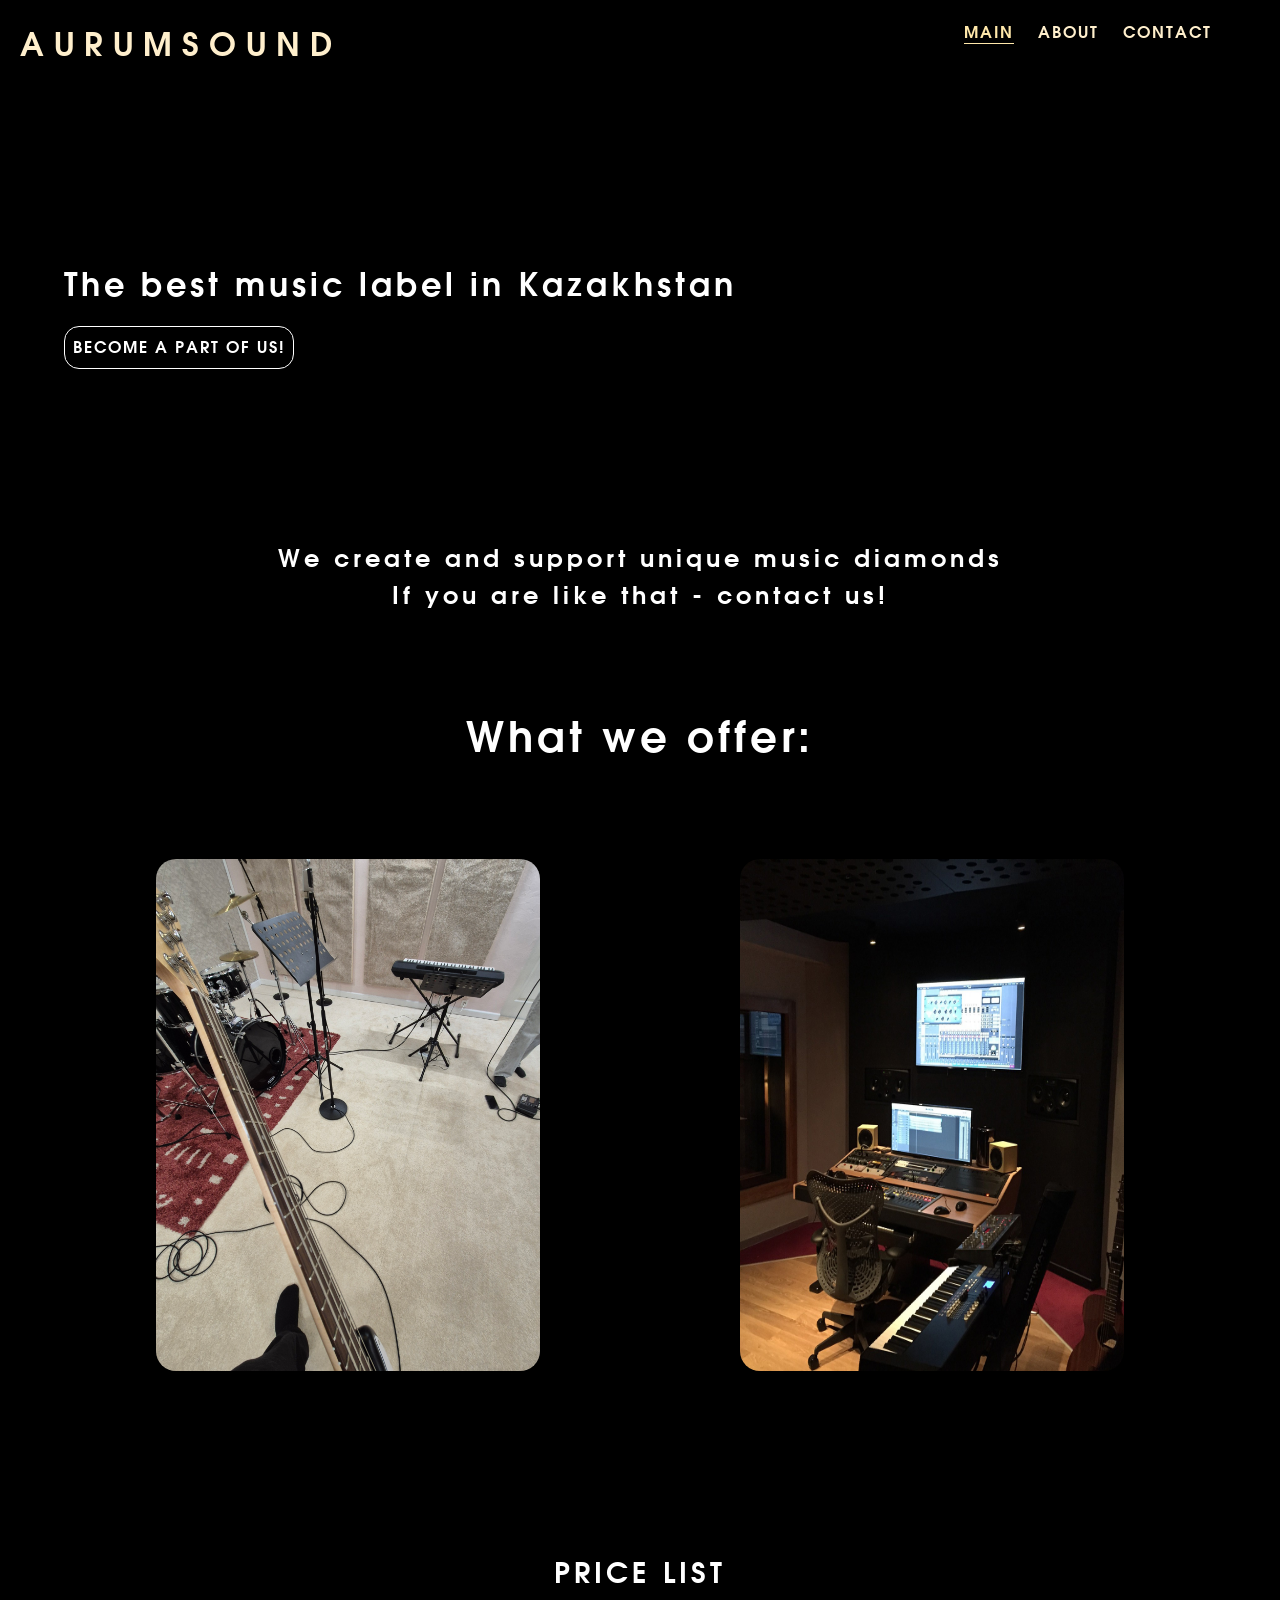
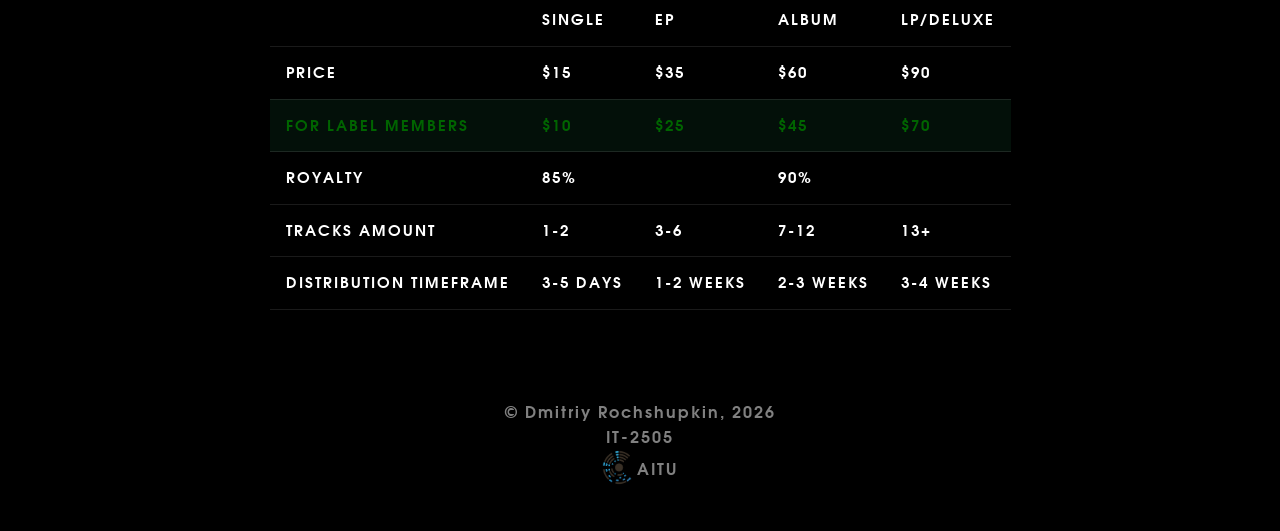
<file: index.html>
<!DOCTYPE html>
<html lang="en">
<head>
    <meta charset="UTF-8">
    <title>AurumSound</title>
    <link rel="stylesheet" href="css/style.css">
</head>
<body> 
    <div class="page-header">
        <h1 class="page-header__logo">AurumSound</h1>
        <nav class="page-header__nav">
            <a href="index.html" class="active">Main</a>
            <a href="about.html">About</a>
            <a href="contact.html">Contact</a>
        </nav>
    </div>
    <header class="header">
        <h1 class="header__logo">The best music label in Kazakhstan</h1>
        <a class="header__btn" href="contact.html">Become a part of us!</a>
    </header>
    <main class="content">
        <div class="content-title-wrapper">
            <h2 class="content__title">We create and support unique music diamonds</h2>
            <h2 class="content__subtitle">If you are like that - contact us!</h2>
        </div>
        <div class="content-images">
            <p class="content-images__title">What we offer:</p>
            <div class="content-images__row">
                <img src="images/repa.jpg" alt="Repetition process">
                <img src="images/studio.jpg" alt="Our studio">
            </div>
        </div>
        <div class="content-table-section">
            <h3 class="content-table-section__title">Price list</h3>

            <table class="table">
                <thead class="table__head">
                    <tr class="table__row">
                        <th scope="col"></th>
                        <th scope="col">Single</th>
                        <th scope="col">EP</th>
                        <th scope="col">Album</th>
                        <th scope="col">LP/Deluxe</th>
                    </tr>
                </thead>
                <tbody class="table__body">
                    <tr>
                        <th scope="row">Price</th>
                        <td>$15</td>
                        <td>$35</td>
                        <td>$60</td>
                        <td>$90</td>
                    </tr>
                    <tr class="table-privilege">
                        <th scope="row">For label members</th>
                        <td>$10</td>
                        <td>$25</td>
                        <td>$45</td>
                        <td>$70</td>
                    </tr>
                    <tr>
                        <th scope="row">Royalty</th>
                        <td colspan="2">85%</td>
                        <td colspan="2">90%</td>
                    </tr>
                    <tr>
                        <th scope="row">Tracks amount</th>
                        <td>1-2</td>
                        <td>3-6</td>
                        <td>7-12</td>
                        <td>13+</td>
                    </tr>
                    <tr>
                        <th scope="row">Distribution timeframe</th>
                        <td>3-5 days</td>
                        <td>1-2 weeks</td>
                        <td>2-3 weeks</td>
                        <td>3-4 weeks</td>
                    </tr>
                </tbody>
            </table>
        </div>
    </main>
    <footer class="footer">
        <p>&copy; Dmitriy Rochshupkin, 2026</p>
        <p>IT-2505</p>
        <div class="footer__aitu">
            <img src="images/aitu_logo.png" alt="aitu logo">
            <p>AITU</p>
        </div>
    </footer>
</body>
</html>
</file>
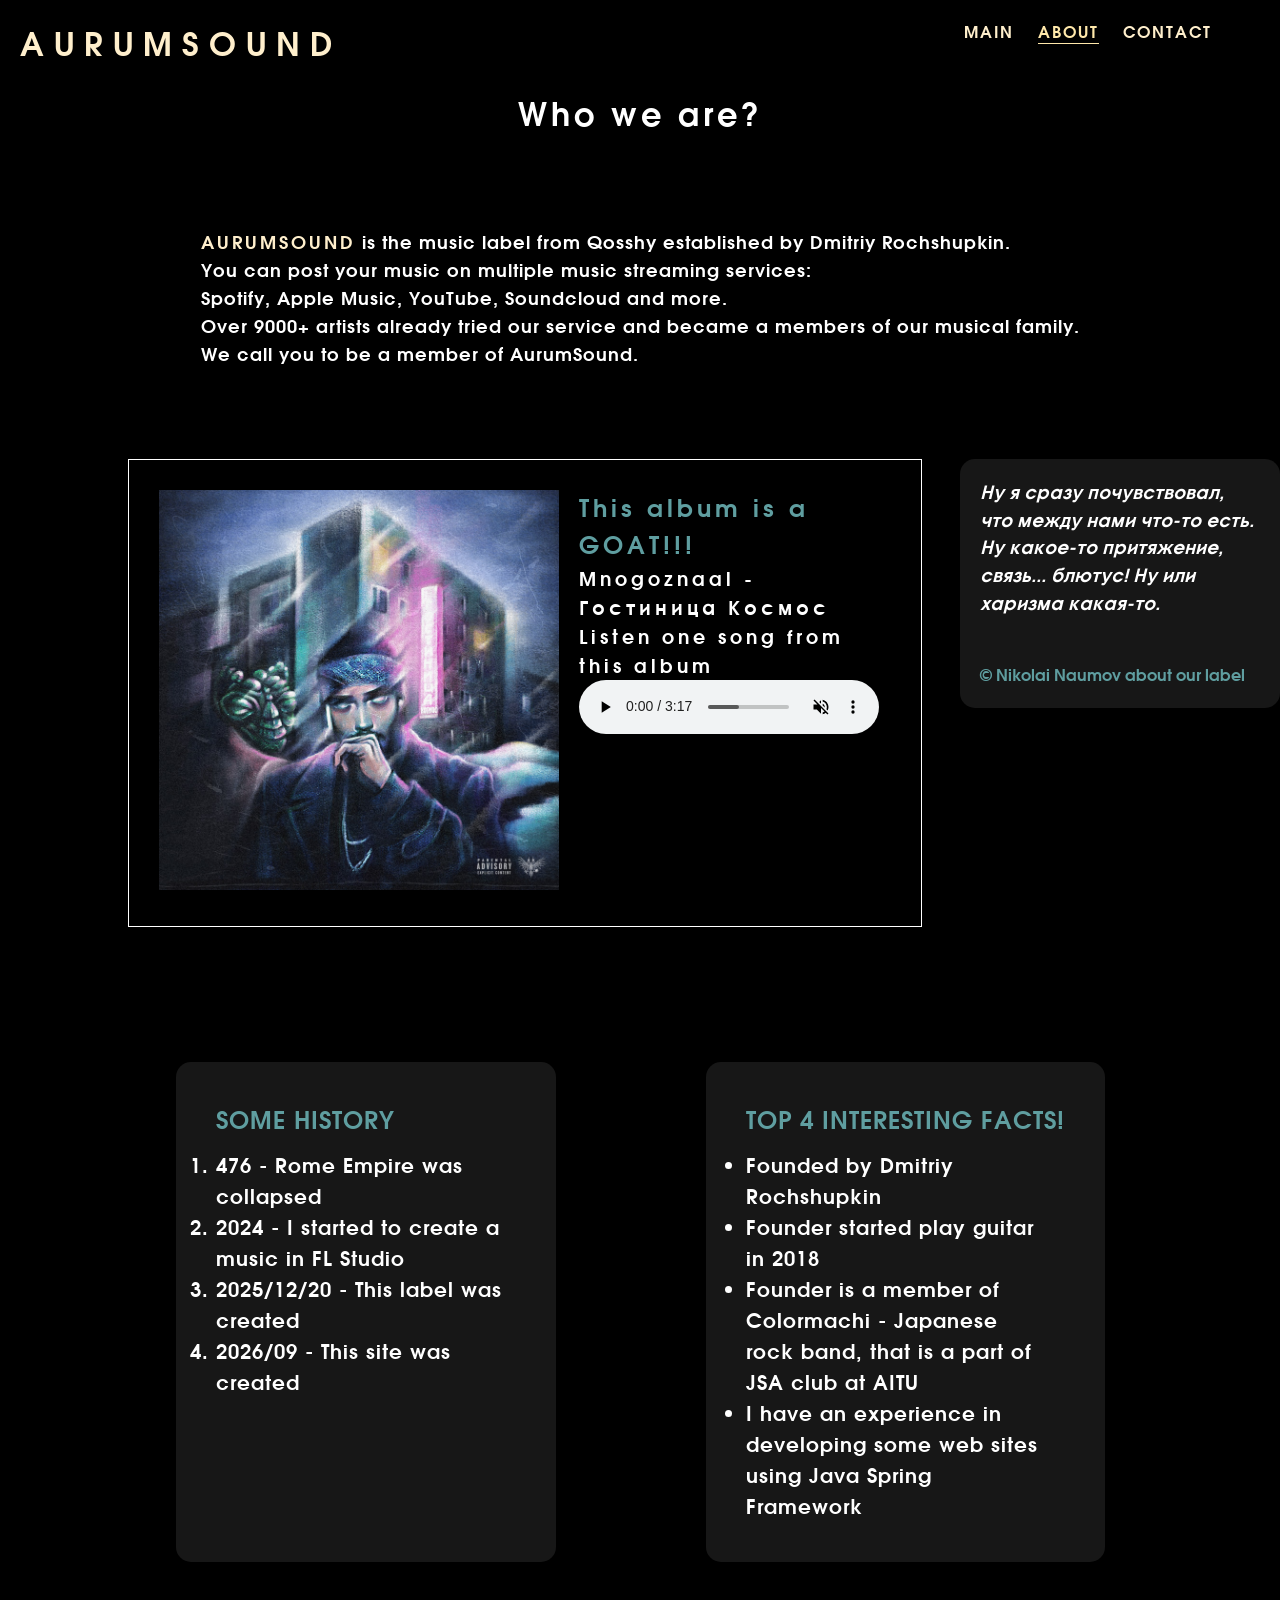
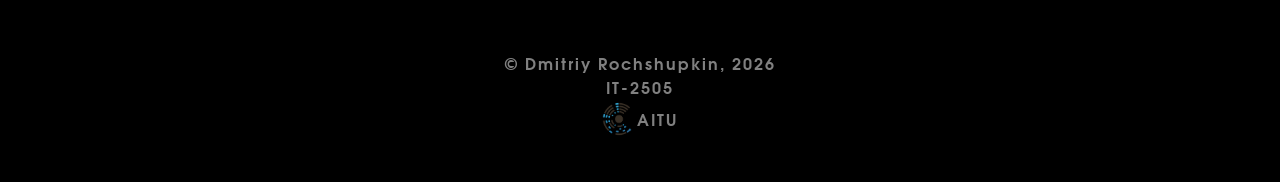
<file: about.html>
<!DOCTYPE html>
<html lang="en">
<head>
    <meta charset="UTF-8">
    <title>About Us</title>
    <link rel="stylesheet" href="css/style.css">
</head>
<body>
    <div class="page-header">
        <h1 class="page-header__logo">AurumSound</h1>
        <nav class="page-header__nav">
            <a href="index.html">Main</a>
            <a href="about.html" class="active">About</a>
            <a href="contact.html">Contact</a>
        </nav>
    </div>
    <main class="about">
        <div class="about-title-wrapper">
            <h1>Who we are?</h1>
        </div>
        <div class="about__text">
            <p>
                <span class="inner-logo">AurumSound</span> is the music label from Qosshy established by Dmitriy Rochshupkin. <br>
                You can post your music on multiple music streaming services: <br>
                Spotify, Apple Music, YouTube, Soundcloud and more. <br>
                Over 9000+ artists already tried our service and became a members of our musical family. <br>
                We call you to be a member of AurumSound. <br>
            </p>
        </div>
        <div class="about-content">
            <div class="about-content__best-album">
                <div class="about-content__best-album-cover">
                    <img src="images/kosmos_hotel.jpg" alt="Kosmos Hotel cover, Mnogoznaal">
                </div>
                <div class="about-content__best-album-description">
                    <div class="about-content__best-album-meta">
                        <h2 class="about-content__best-album-meta-descr">This album is a GOAT!!!</h2>
                        <h3 class="about-content__best-album-meta-name">Mnogoznaal - Гостиница Космос</h3>
                        <h3 class="about-content__best-album-meta-label-media">Listen one song from this album</h3>
                    </div>
                    <div class="about-content__best-album-media">
                        <audio src="media/Речная%20часть%20-%20Mnogoznaal.mp3" controls muted>Something went wrong
                            loading the audio
                        </audio>
                    </div>
                </div>
            </div>
            <div class="about-content__quotation">
                <blockquote class="about-content__quotation-text">Ну я сразу почувствовал, что между нами что-то есть. Ну какое-то притяжение, связь... блютус! Ну или
                    харизма какая-то.</blockquote>
                <p class="about-content__quotation-author">&copy; <strong>Nikolai Naumov</strong> about our label</p>
            </div>
        </div>
        <div class="about-lists">
            <div class="about-history">
                <h3 class="about-lists__list-title">Some history</h3>
                <div class="about-lists__list">
                    <ol>
                        <li>476 - Rome Empire was collapsed</li>
                        <li>2024 - I started to create a music in FL Studio</li>
                        <li>2025/12/20 - This label was created</li>
                        <li>2026/09 - This site was created</li>
                    </ol>
                </div>
            </div>
            <div class="about-facts">
                <h3 class="about-lists__list-title">TOP 4 Interesting facts!</h3>
                <div class="about-lists__list">
                    <ul>
                        <li>Founded by Dmitriy Rochshupkin</li>
                        <li>Founder started play guitar in 2018</li>
                        <li>Founder is a member of Colormachi - Japanese rock band, that is a part of JSA club at AITU
                        </li>
                        <li>I have an experience in developing some web sites using Java Spring Framework</li>
                    </ul>
                </div>
            </div>
        </div>
    </main>
    <footer class="footer">
        <p>&copy; Dmitriy Rochshupkin, 2026</p>
        <p>IT-2505</p>
        <div class="footer__aitu">
            <img src="images/aitu_logo.png" alt="aitu logo">
            <p>AITU</p>
        </div>
    </footer>
</body>
</html>
</file>
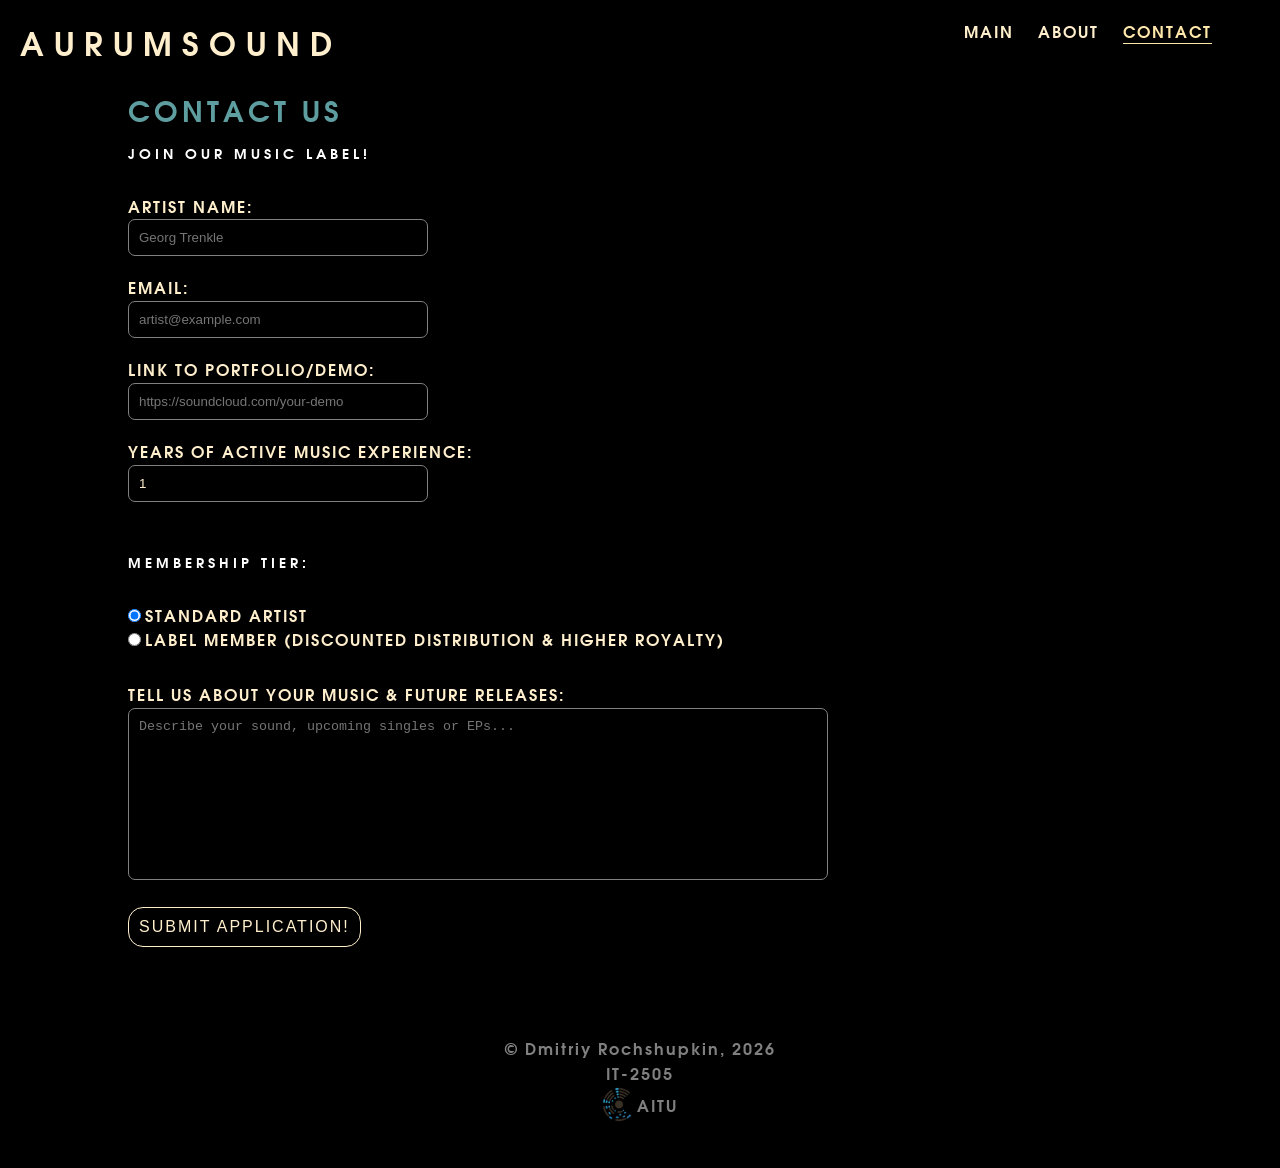
<file: contact.html>
<!DOCTYPE html>
<html lang="en">
<head>
    <meta charset="UTF-8">
    <title>Contact Us</title>
    <link rel="stylesheet" href="css/style.css">
</head>
<body>
    <div class="page-header">
        <h1 class="page-header__logo">AurumSound</h1>
        <nav class="page-header__nav">
            <a href="index.html">Main</a>
            <a href="about.html">About</a>
            <a href="contact.html" class="active">Contact</a>
        </nav>
    </div>
    <main class="contact">
        <div class="contact__title">
            <h1>Contact Us</h1>
        </div>
        <div class="contact__form-wrapper">
            <form class="contact__form">
                <fieldset>
                    <legend class="contact__form-legend">Join our music label!</legend>

                    <label for="artist-name" class="contact__form-label">Artist name: </label><br>
                    <input type="text"
                           id="artist-name"
                           name="artist-name"
                           placeholder="Georg Trenkle"
                           maxlength="50"
                           required
                           class="contact__form-input">
                    <br>

                    <label for="email" class="contact__form-label">Email: </label><br>
                    <input type="email"
                           id="email"
                           name="email"
                           placeholder="artist@example.com"
                           required
                           class="contact__form-input">
                    <br>

                    <label for="demo-url" class="contact__form-label">Link to portfolio/demo: </label><br>
                    <input type="url"
                           id="demo-url"
                           name="demo-url"
                           placeholder="https://soundcloud.com/your-demo"
                           required
                           class="contact__form-input">
                    <br>

                    <label for="experience" class="contact__form-label">Years of active music experience: </label><br>
                    <input type="number"
                           id="experience"
                           name="experience"
                           min="0" max="50"
                           value="1"
                           required
                           class="contact__form-input">
                    <br>
                </fieldset>

                <fieldset>
                    <legend class="contact__form-legend">Membership Tier:</legend>

                    <input class="contact__form-radio" type="radio" id="tier-standard" name="tier" value="standard" checked>
                    <label for="tier-standard" class="contact__form-label-radio">Standard Artist</label><br>

                    <input class="contact__form-radio" type="radio" id="tier-label-member" name="tier" value="label_member">
                    <label for="tier-label-member" class="contact__form-label-radio">Label Member (Discounted Distribution & Higher Royalty)</label>
                </fieldset>

                <label for="about" class="contact__form-label">Tell us about your music & future releases: </label><br>
                <textarea id="about"
                          name="about"
                          cols="40" rows="10"
                          maxlength="500"
                          placeholder="Describe your sound, upcoming singles or EPs..."
                          class="contact__form-textarea"></textarea>

                <div class="contact__form-btn">
                    <button type="submit">Submit application!</button>
                </div>
            </form>
        </div>
    </main>
    <footer class="footer">
        <p>&copy; Dmitriy Rochshupkin, 2026</p>
        <p>IT-2505</p>
        <div class="footer__aitu">
            <img src="images/aitu_logo.png" alt="aitu logo">
            <p>AITU</p>
        </div>
    </footer>
</body>
</html>
</file>
<file: css/style.css>
* {
    margin: 0;
    padding: 0;
    box-sizing: border-box;
}

@font-face {
    font-family: "ITC Avant Garde Gothic";
    src: url("../fonts/avantgarde_demi.ttf") format("trueType");
    font-style: normal;
    font-weight: normal;
}

body {
    background-color: #000;
    color: #fff;
    font-family: 'ITC Avant Garde Gothic', sans-serif;
    line-height: 1.55;
}

.page-header {
    padding: 20px;
    display: flex;
    justify-content: space-between;
}

.page-header__nav {
    margin-right: 3em;
}

.page-header__nav a {
    text-decoration: none;
    text-transform: uppercase;
    margin-left: 20px;
    color: #ffefcc;
    letter-spacing: 2px;
    transition: text-shadow .4s, letter-spacing .4s;
}

.page-header__nav a.active {
    color: #ffe8aa;
    text-decoration: underline;
    text-underline-offset: 5px;
}

.page-header__nav a:hover {
    text-shadow: 0 0 10px #ffefcc;
    letter-spacing: 4px;
}

.page-header__logo {
    text-transform: uppercase;
    color: #ffefcc;
    letter-spacing: 10px;
}

.header {
    height: 50vh;
    display: flex;
    flex-direction: column;
    justify-content: center;
    padding-left: 5%;
    letter-spacing: 4px;
}

.header__btn {
    width: fit-content;
    color: white;
    border: 1px white solid;
    border-radius: 15px;
    text-decoration: none;
    text-transform: uppercase;
    letter-spacing: 2px;
    padding: 8px;
    margin-top: 1em;
    transition: text-shadow .4s, letter-spacing .4s, color .4s;
}

.header__btn:hover {
    text-shadow: 0 0 10px #ffefcc;
    color: #ffefcc;
    letter-spacing: 4px;
}

.content-title-wrapper,
.about-title-wrapper {
    display: flex;
    flex-direction: column;
    align-items: center;
    margin-bottom: 10vh;
    letter-spacing: 4px;
}

.content-images {
    display: flex;
    flex-direction: column;
    align-items: center;
    margin-bottom: 20vh;
}

.content-images__title {
    letter-spacing: 4px;
    font-size: 42px;
    margin-bottom: 10vh;
}

.content-images__row {
    display: flex;
    gap: 200px;
}

.content-images__row img {
    max-width: 30vw;
    border-radius: 20px;
    transition: box-shadow .4s, transform .4s;
    cursor: pointer;
}

.content-images__row img:hover {
    box-shadow: 0 0 40px #626262;
    transform: translateY(-2px);
}

.content-table-section {
    display: flex;
    flex-direction: column;
    align-items: center;
}

.content-table-section__title {
    font-size: 28px;
    letter-spacing: 4px;
    text-transform: uppercase;
}

.table {
    text-align: left;
    border-collapse: collapse;
}

.table th,
.table td {
    font-size: .95rem;
    letter-spacing: 2px;
    text-transform: uppercase;
    text-align: left;
    padding: 14px 16px;
    border-bottom: 1px solid rgba(255, 255, 255, 0.1);
}

.table__head{
    border-bottom: 1px white solid;
}

.table-privilege {
    color: darkgreen;
    background-color: rgba(46, 204, 113, 0.08);
}

.footer {
    display: flex;
    flex-direction: column;
    align-items: center;
    margin-top: 10vh;
    margin-bottom: 5vh;
    color: grey;
    letter-spacing: 2px;
}

.footer__aitu {
    display: flex;
    align-items: center;
    gap: 5px;
}

.footer__aitu img {
    max-width: 30px;
}

.footer__aitu p {
    padding-top: 3px;
}

.about__text {
    display: flex;
    align-items: center;
    justify-content: center;
    font-size: 18px;
    letter-spacing: 1px;
    margin-bottom: 10vh;
}

.inner-logo {
    color: #ffefcc;
    text-transform: uppercase;
    letter-spacing: 3px;
}

.about-content {
    display: flex;
    width: 100%;
}

.about-content__best-album {
    display: flex;
    border: 1px white solid;
    margin-left: 10%;
    gap: 20px;
    padding: 30px;
    letter-spacing: 4px;
}

.about-content__best-album-meta-descr {
    color: cadetblue;
}

.about-content__best-album-cover img{
    max-width: 400px;
}

.about-content__quotation {
    max-width: 25vw;
    margin-left: 3vw;
    background-color: #171717;
    height: fit-content;
    border-radius: 15px;
    padding: 20px;
}

.about-content__quotation-text {
    font-style: italic;
    font-size: 18px;
    margin-bottom: 5vh;
}

.about-content__quotation-author {
    color: cadetblue;
}

.about-lists {
    display: flex;
    margin-top: 15vh;
    justify-content: center;
    gap: 150px;
    letter-spacing: 1px;
    font-size: 20px;
}

.about-lists ul, .about-lists ol {
    max-width: 300px;
}

.about-lists__list-title {
    text-transform: uppercase;
    color: cadetblue;
    margin-bottom: 10px;
    font-size: 24px;
}

.about-history, .about-facts {
    background-color: #171717;
    border-radius: 15px;
    padding: 40px;
}

.contact {
    padding-left: 10%;
}

.contact__title {
    text-transform: uppercase;
    font-size: 14px;
    letter-spacing: 4px;
    color: cadetblue;
    margin-bottom: 10px;
}

.contact__form-legend{
    text-transform: uppercase;
    font-size: 14px;
    letter-spacing: 4px;
    margin-bottom: 30px;
}

.contact__form fieldset {
    border: none;
    margin-bottom: 30px;
}

.contact__form-label,
.contact__form-label-radio {
    text-transform: uppercase;
    letter-spacing: 2px;
    color: #ffefcc;
}

.contact__form-radio,
.contact__form-label-radio{
    cursor: pointer;
}

.contact__form-input, .contact__form-textarea {
    background-color: black;
    border: 1px grey solid;
    padding: 10px;
    border-radius: 7px;
    width: 300px;
    margin-bottom: 20px;
    color: #ffefcc;
    transition: box-shadow .4s;
}

.contact__form-input:hover,
.contact__form-textarea:hover {
    box-shadow: 0 0 10px #ffefcc;
}

.contact__form-input:focus,
.contact__form-textarea:focus {
    box-shadow: 0 0 20px #ffefcc;
}

.contact__form-textarea {
    width: 700px;
    resize: none;
}

.contact__form-btn button {
    background-color: black;
    color: #ffefcc;
    border: 1px solid #ffefcc;
    padding: 10px;
    border-radius: 15px;
    cursor: pointer;
    font-size: 16px;
    text-transform: uppercase;
    letter-spacing: 2px;
    transition: all .4s;
}

.contact__form-btn button:hover {
    background-color: #001b00;
    color: #00b900;
    border: 1px solid #00b900;
    box-shadow: 0 0 20px #00b900;
    letter-spacing: 3px;
}
</file>
